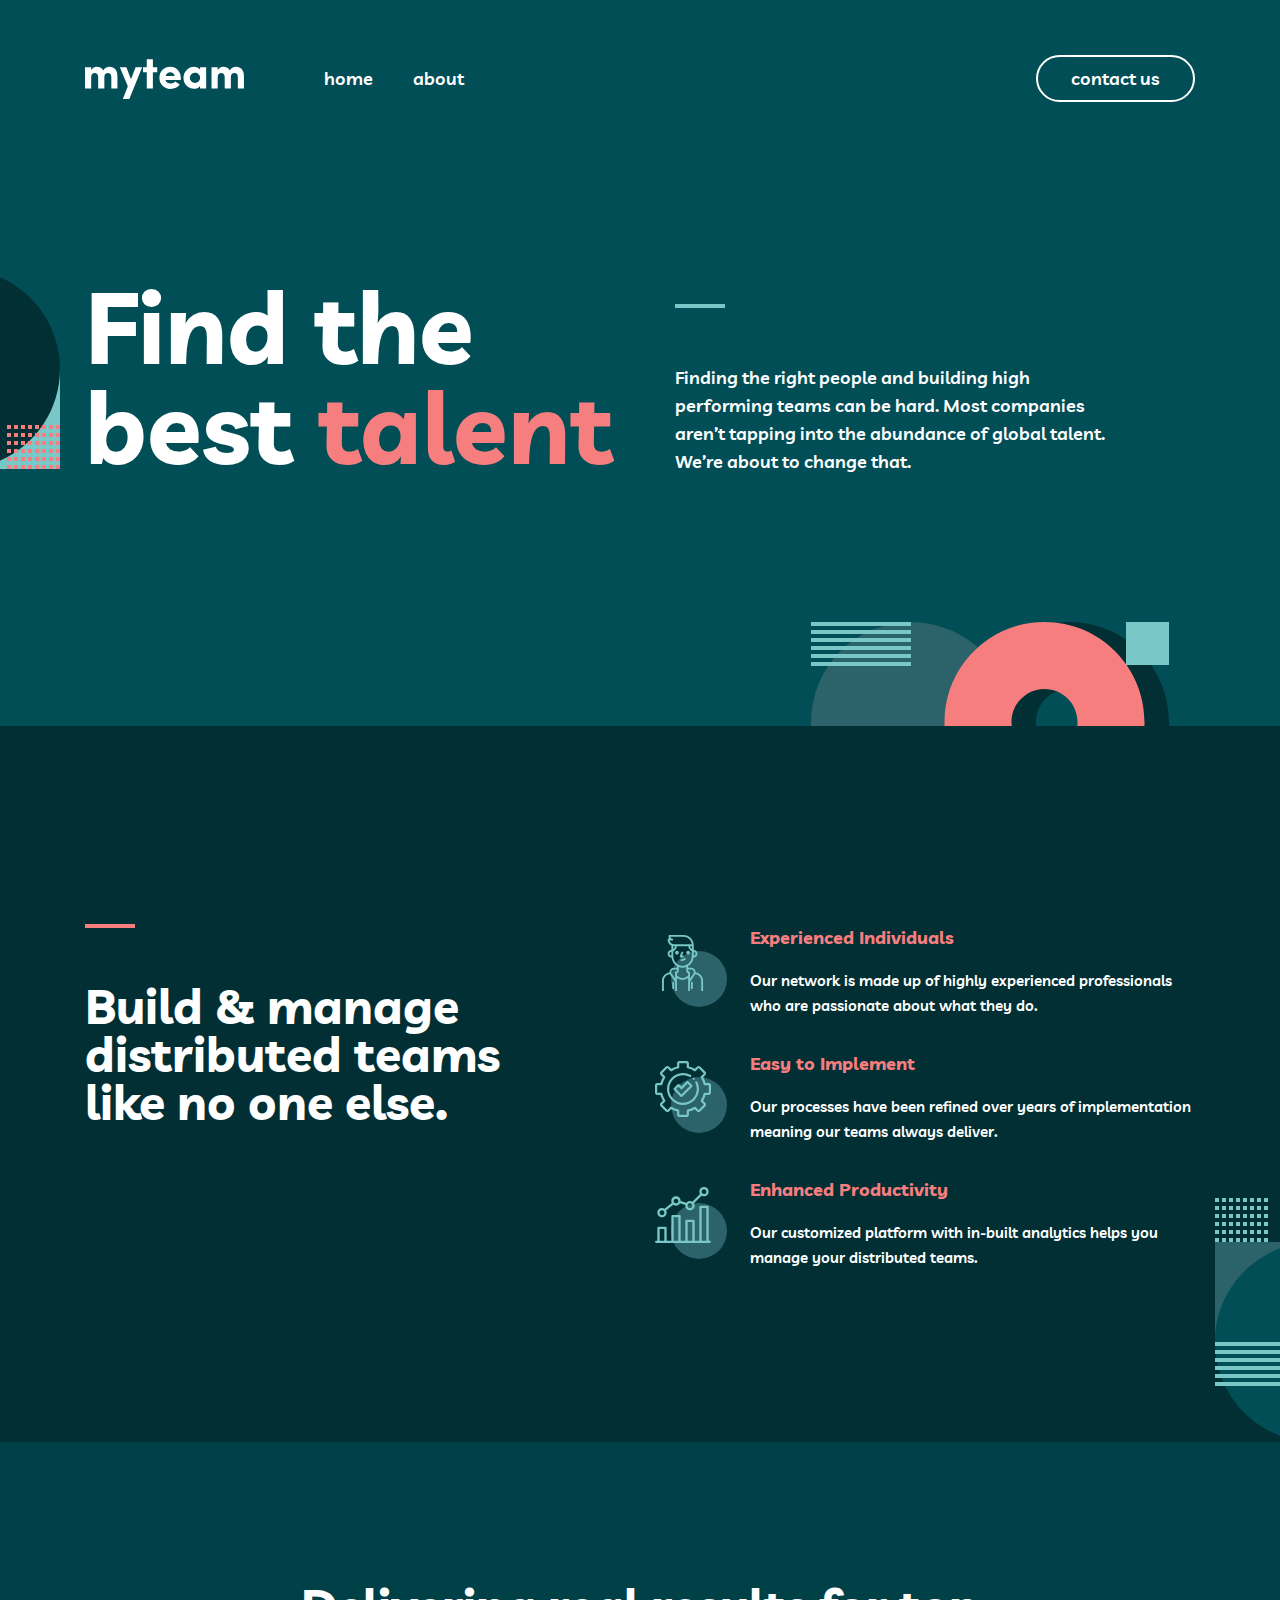
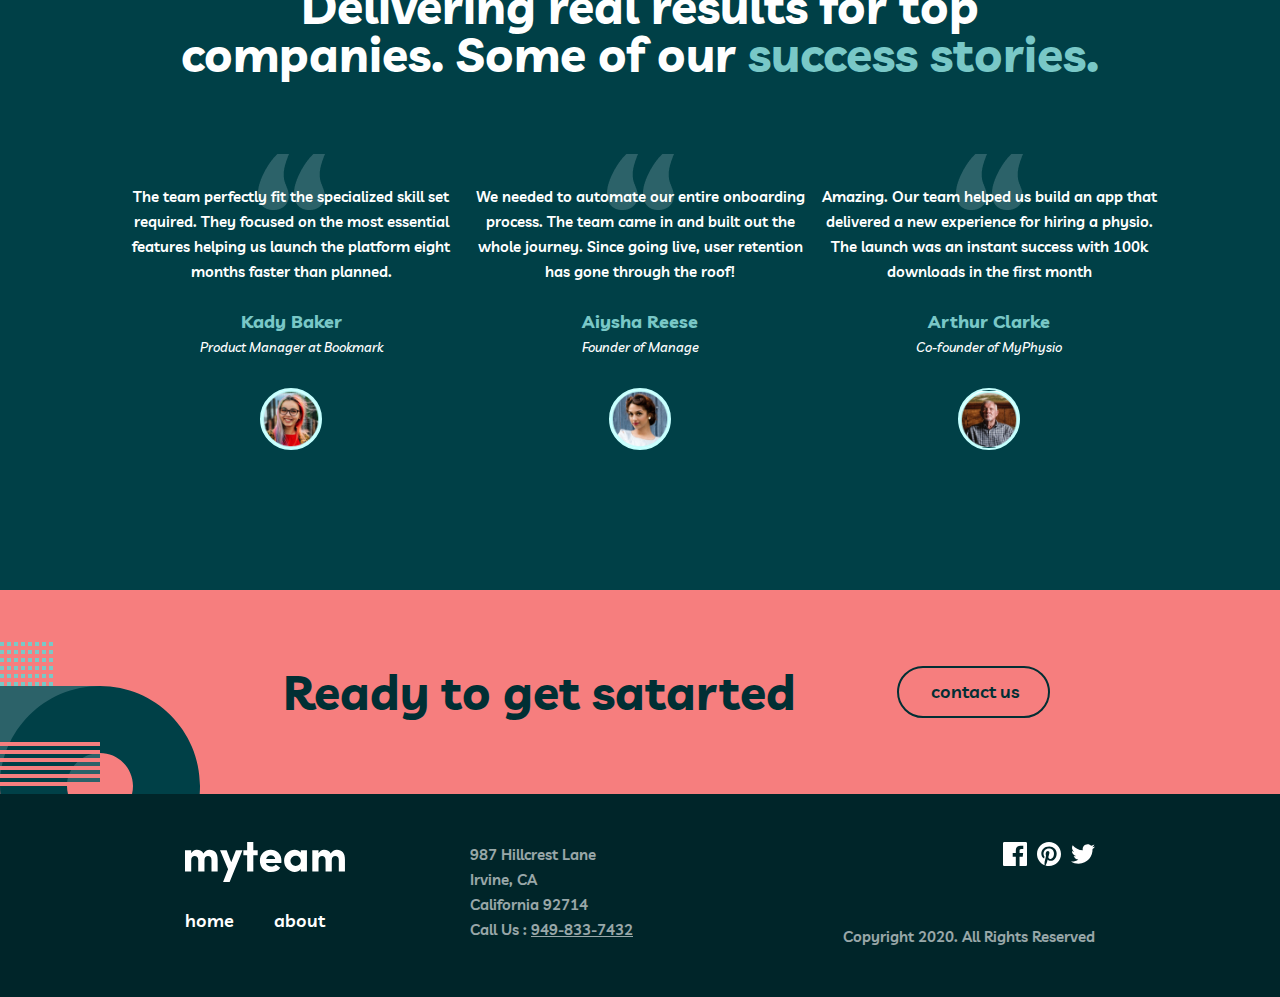
<file: index.html>
<!DOCTYPE html>
<html lang="en">
<head>
  <meta charset="UTF-8">
  <meta name="viewport" content="width=device-width, initial-scale=1.0">
  <title>myteam</title>
  <link rel="stylesheet" href="css/styles.css">
  <link href="https://fonts.googleapis.com/css2?family=Livvic:ital,wght@0,400;0,500;0,600;0,700;1,600&display=swap" rel="stylesheet">
</head>
<body>
  <header class="site-header">
    <div class="container site-header__container">
      <a class="site-header__logo" href="#">
        <img class="site-header__logo-img" src="img/myteam.svg" alt="site logo" width="159" height="40">
      </a>
      <nav class="site-header__nav sitenav">
        <ul class="site-header-nav__list sitenav__list">
          <li class="sitenav__item">
            <a class="sitenav__link" href="#">home</a>
          </li>
          <li class="sitenav__item">
            <a class="sitenav__link" href="about.html">about</a>
          </li>
          <li class="sitenav__item--contact">
            <a class="sitenav__link--contact" href="contact.html">contact us</a>
          </li>
        </ul>

      </nav>
      <button class="button" type="button"></button>
    </div>
  </header>

  <main class="site-main">

    <section class="intro">
      <div class="container intro__container">
        <h1 class="intro__title">Find the best <span class="intro__span">talent</span></h1>
        <p class="intro__text">Finding the right people and building high performing teams can be hard. Most companies aren’t tapping into the abundance of global talent. We’re about to change that.</p>
      </div>
    </section>

    <section class="team">
      <div class="container team__container">
        <h2 class="team__title">Build & manage distributed teams like no one else.</h2>
        <div class="team__right-wrapper">
          <ul class="team__list">
            <li class="team__item">
              <div class="team__inner team__inner--individuals">
                <div>
                  <h3 class="team__inner-title">Experienced Individuals</h3>
                  <p class="team__text">Our network is made up of highly experienced professionals who are passionate about what they do.</p>
                </div>
              </div>
            </li>

            <li class="team__item">
              <div class="team__inner team__inner--easy">
                <div>
                  <h3 class="team__inner-title">Easy to Implement</h3>
                  <p class="team__text">Our processes have been refined over years of implementation meaning our teams always deliver.</p>
                </div>
              </div>
            </li>

            <li class="team__item">
              <div class="team__inner team__inner--product">
                <div>
                  <h3 class="team__inner-title">Enhanced Productivity</h3>
                  <p class="team__text">Our customized platform with in-built analytics helps you manage your distributed teams.</p>
                </div>
              </div>
            </li>
          </ul>
        </div>
      </div>
    </section>

    <section class="results">
      <div class="container">
        <div class="results__container">
          <h2 class="results__title">
            Delivering real results for top companies. Some of our
            <span class="results__span">success stories.</span>
          </h2>
          <ul class="results__list">
            <li class="results__item results__item-girl">
              <blockquote class="results__item-quote">The team perfectly fit the specialized skill set required. They focused on the most essential features helping us launch the platform eight months faster than planned.</blockquote>
              <p class="results__name">Kady Baker</p>
              <p class="results__text">Product Manager at Bookmark</p>
            </li>

            <li class="results__item results__item-woman">
              <blockquote class="results__item-quote">We needed to automate our entire onboarding process. The team came in and built out the whole journey. Since going live, user retention has gone through the roof!</blockquote>
              <p class="results__name">Aiysha Reese</p>
              <p class="results__text">Founder of Manage</p>
            </li>

            <li class="results__item results__item-man">
              <blockquote class="results__item-quote">Amazing. Our team helped us build an app that delivered a new experience for hiring a physio. The launch was an instant success with 100k downloads in the first month</blockquote>
              <p class="results__name">Arthur Clarke</p>
              <p class="results__text">Co-founder of MyPhysio</p>
            </li>
          </ul>
        </div>
      </div>
    </section>

    <section class="start">
      <div class="container start__container">
        <h2 class="start__title">Ready to get satarted</h2>
        <a class="start__link" href="contact.html">contact us</a>
      </div>
    </section>

  </main>

  <footer class="footer">
    <div class="container footer__container">
      <div class="footer__links">
        <a class="footer__logo" href="#">
          <img class="footer__logo-img" src="img/myteam.svg" alt="logo" width="160" height="40">
        </a>
        <div class="footer__inner">
          <a class="footer__nav" href="#">home</a>
          <a class="footer__nav--about" href="about.html">about</a>
        </div>
      </div>
      <p class="footer__address">987  Hillcrest Lane <br> Irvine, CA <br> California 92714 <br> Call Us : <a class="footer__tel" href="tel:9498337432">949-833-7432</a></p>
      <div class="footer__social-media">
        <ul class="footer__list">
          <li class="footer__item">
            <a class="footer__link" href="#" target="_blank">
              <img src="img/facebook.svg" alt="facebook" width="24" height="24">
            </a>
          </li>

          <li class="footer__item">
            <a class="footer__link" href="#" target="_blank">
              <img src="img/pinterest.svg" alt="pinterest" width="24" height="24">
            </a>
          </li>

          <li class="footer__item">
            <a class="footer__link" href="#" target="_blank">
              <img src="img/twitter.svg" alt="twitter" width="24" height="24">
            </a>
          </li>
        </ul>
        <p class="footer__text">Copyright 2020. All Rights Reserved</p>
      </div>
    </div>
  </footer>

  <script>
    var elMenuToggler = document.querySelector('.button')
    var elMenu = document.querySelector('.site-header__nav')

    elMenuToggler.addEventListener('click', function ()
    {
      elMenu.classList.toggle('site-header-nav-open')
    });
  </script>
</body>
</html>
</file>
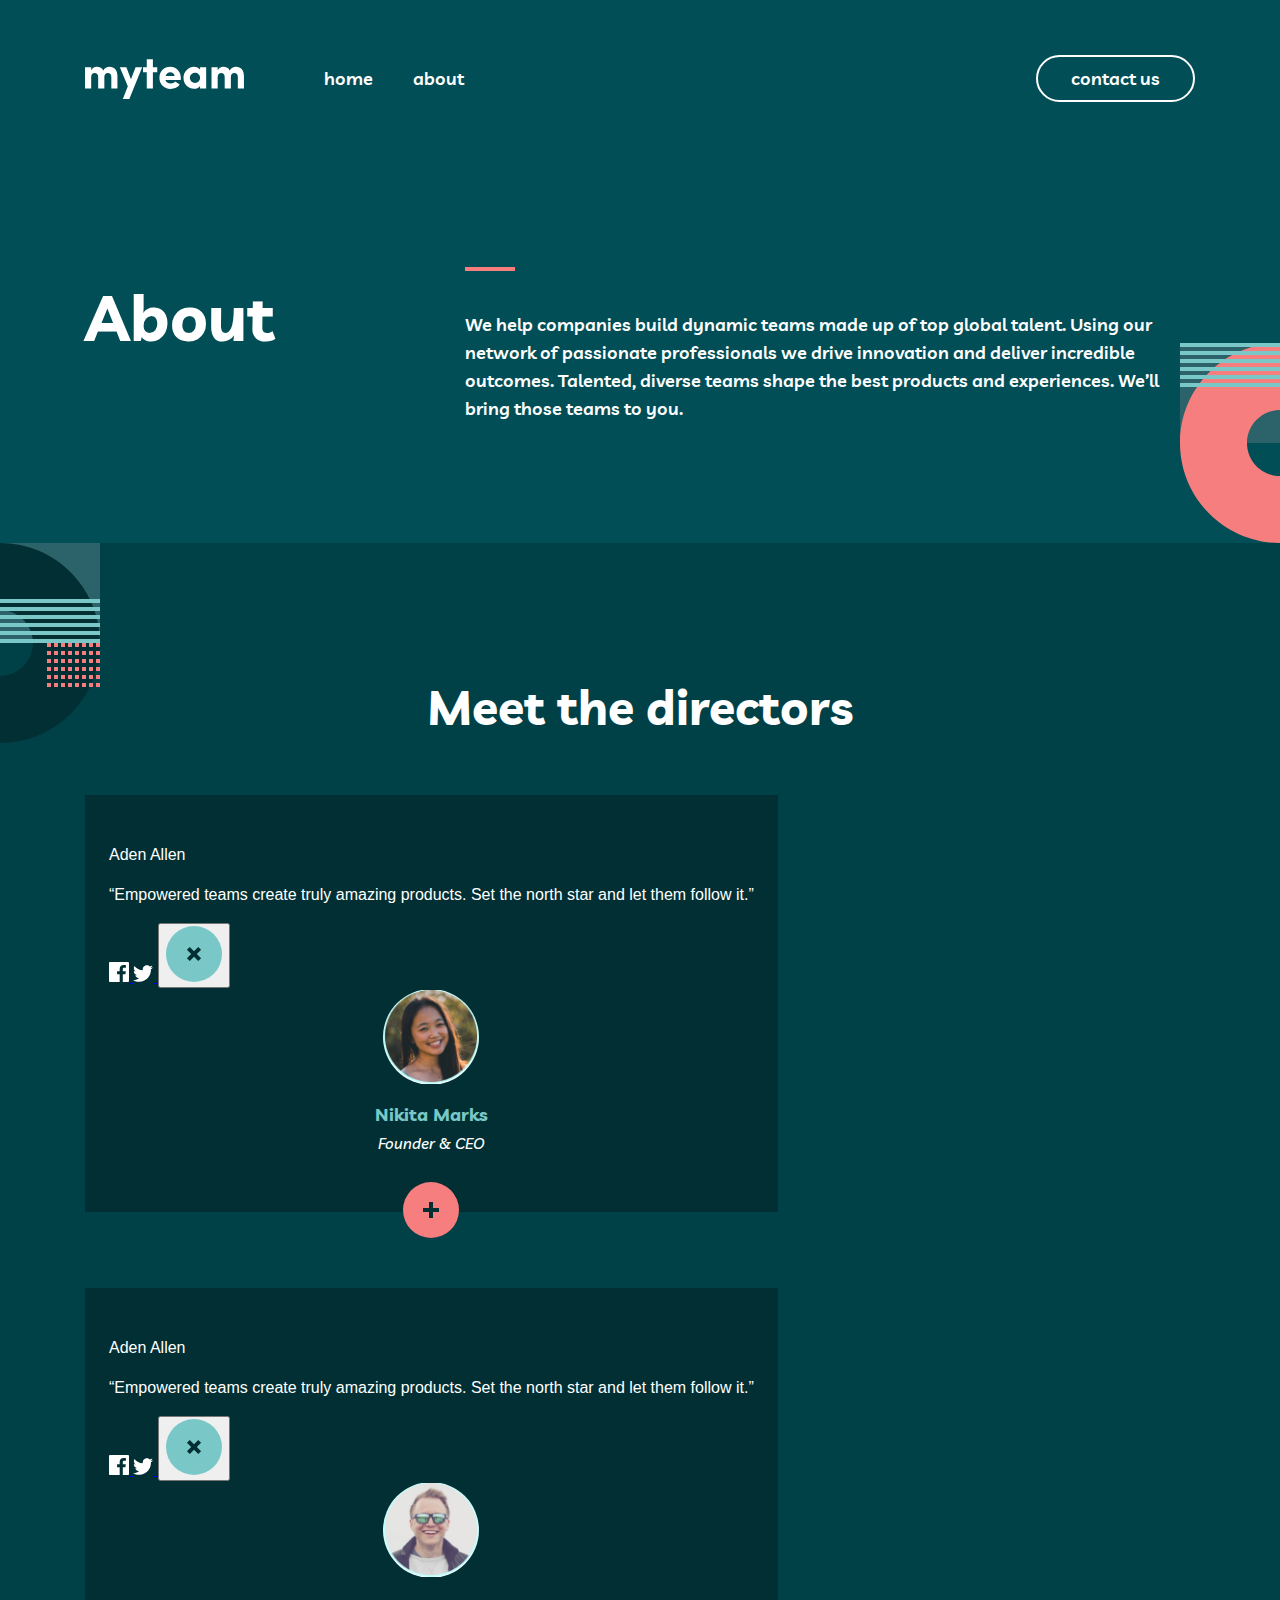
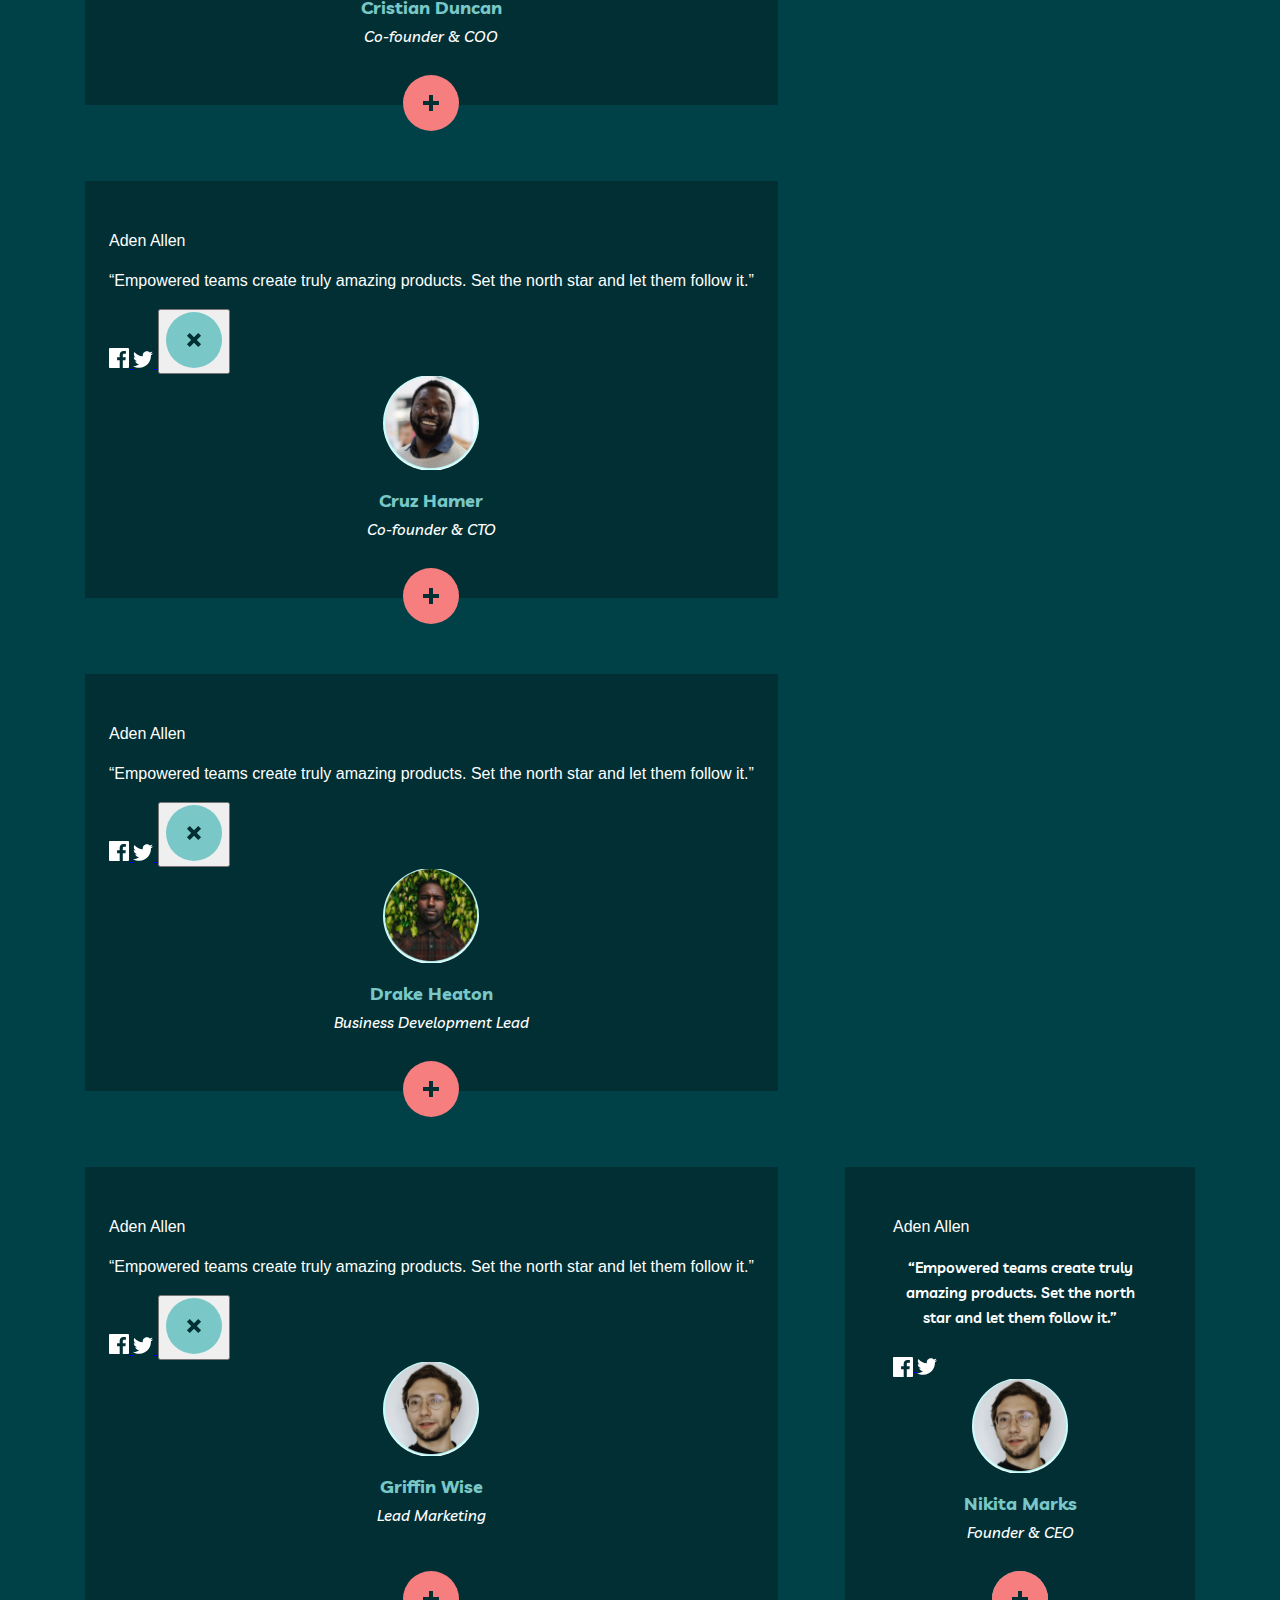
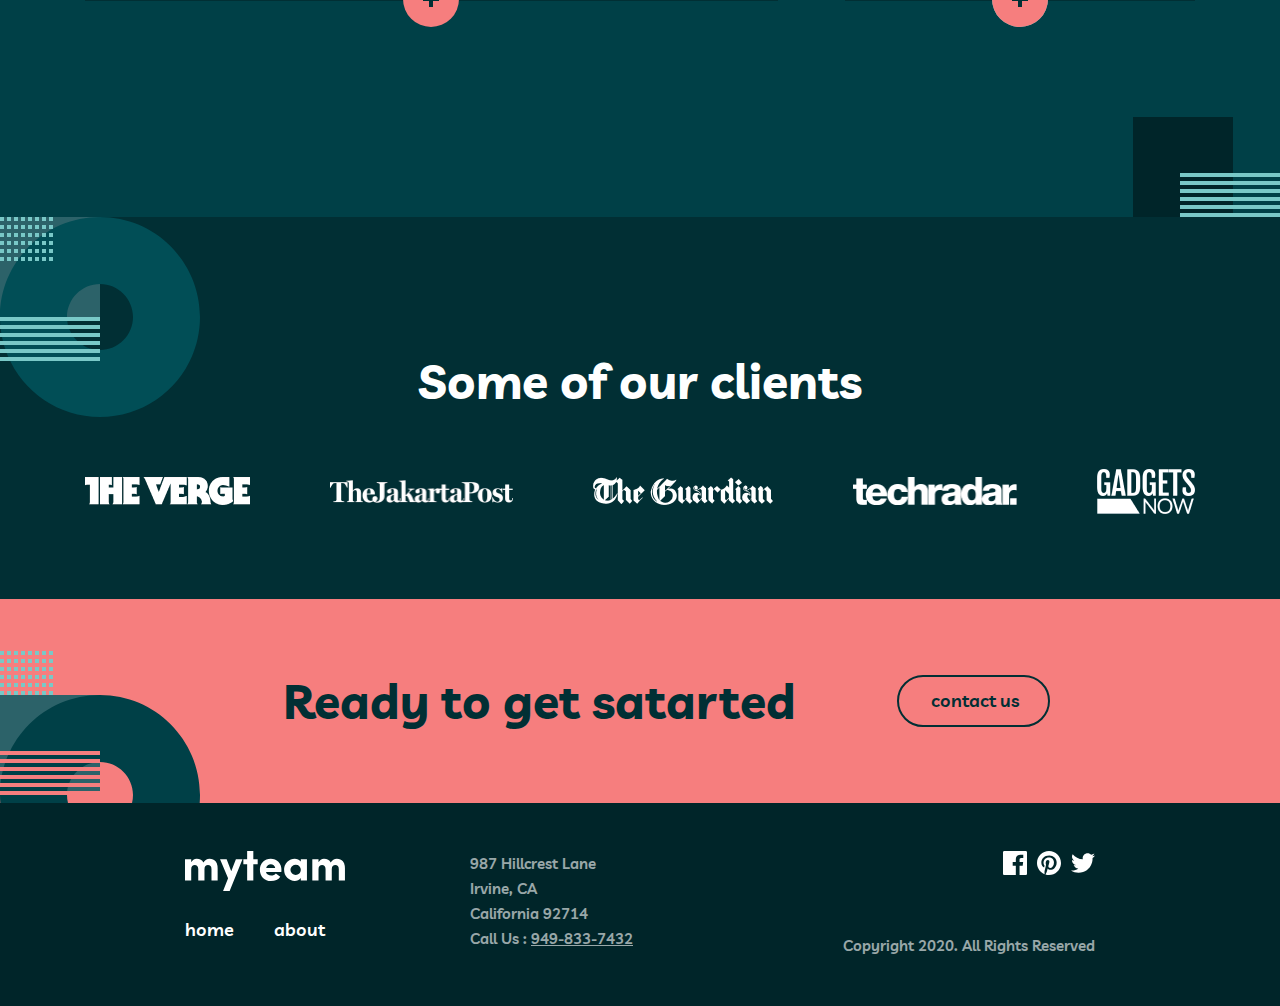
<file: about.html>
<!DOCTYPE html>
<html lang="en">
<head>
  <meta charset="UTF-8">
  <meta name="viewport" content="width=device-width, initial-scale=1.0">
  <link rel="stylesheet" href="css/styles.css">
  <link href="https://fonts.googleapis.com/css2?family=Livvic:ital,wght@0,400;0,500;0,600;0,700;1,600&display=swap" rel="stylesheet">
  <title>About us</title>
</head>
<body>
  <header class="site-header">
    <div class="container site-header__container">
      <a class="site-header__logo" href="#">
        <img class="site-header__logo-img" src="img/myteam.svg" alt="site logo" width="159" height="40">
      </a>
      <nav class="site-header__nav sitenav">
        <ul class="site-header-nav__list sitenav__list">
          <li class="sitenav__item">
            <a class="sitenav__link" href="index.html">home</a>
          </li>
          <li class="sitenav__item">
            <a class="sitenav__link" href="#">about</a>
          </li>
          <li class="sitenav__item--contact">
            <a class="sitenav__link--contact" href="contact.html">contact us</a>
          </li>
        </ul>

      </nav>
      <button class="button" type="button"></button>
    </div>
  </header>

  <main>
    <section class="about">
      <div class="container about__container">
        <h1 class="about__title">About</h1>
        <p class="about__text">We help companies build dynamic teams made up of top global talent. Using our network of passionate professionals we drive innovation and deliver incredible outcomes. Talented, diverse teams shape the best products and experiences. We’ll bring those teams to you.</p>
      </div>
    </section>

    <section class="directors">
      <div class="container">
        <h2 class="directors__title">Meet the directors</h2>
        <ul class="directors__list">
          <li class="directors__item">

            <div class="directors__about">
              <p class="directors__about-name">Aden Allen</p>
              <p class="directors__info">“Empowered teams create truly amazing products. Set the north star and let them follow it.”</p>
              <div class="directors__media">
                <a href="#" target="_blank">
                  <img class="directors__faceboook" src="img/facebook.svg" alt="facebook" width="20" height="20">
                  <img class="directors__twitter" src="img/twitter.svg" alt="facebook" width="20" height="20">
                </a>
                <button class="directors__minus">
                  <img src="img/minus.svg" alt="minus" width="56" height="56">
                </button>
              </div>
            </div>

            <div class="directors__inner directors__avatar0">
              <p class="directors__name">Nikita Marks</p>
              <p class="directors__profession">Founder & CEO</p>
              <button class="directors__button" type="button">
                <img class="directors__plus" src="img/plus.svg" alt="" width="56" height="56">
              </button>
            </div>
          </li>

          <li class="directors__item">

            <div class="directors__about">
              <p class="directors__about-name">Aden Allen</p>
              <p class="directors__info">“Empowered teams create truly amazing products. Set the north star and let them follow it.”</p>
              <div class="directors__media">
                <a href="#" target="_blank">
                  <img class="directors__faceboook" src="img/facebook.svg" alt="facebook" width="20" height="20">
                  <img class="directors__twitter" src="img/twitter.svg" alt="facebook" width="20" height="20">
                </a>
                <button class="directors__minus">
                  <img src="img/minus.svg" alt="minus" width="56" height="56">
                </button>
              </div>
            </div>

            <div class="directors__inner directors__avatar1">
              <p class="directors__name">Cristian Duncan</p>
              <p class="directors__profession">Co-founder & COO</p>
              <button class="directors__button" type="button">
                <img class="directors__plus" src="img/plus.svg" alt="" width="56" height="56">
              </button>
            </div>
          </li>

          <li class="directors__item">
            <div class="directors__about">
              <p class="directors__about-name">Aden Allen</p>
              <p class="directors__info">“Empowered teams create truly amazing products. Set the north star and let them follow it.”</p>
              <div class="directors__media">
                <a href="#" target="_blank">
                  <img class="directors__faceboook" src="img/facebook.svg" alt="facebook" width="20" height="20">
                  <img class="directors__twitter" src="img/twitter.svg" alt="facebook" width="20" height="20">
                </a>
                <button class="directors__minus">
                  <img src="img/minus.svg" alt="minus" width="56" height="56">
                </button>
              </div>
            </div>

            <div class="directors__inner directors__avatar2">
              <p class="directors__name">Cruz Hamer</p>
              <p class="directors__profession">Co-founder & CTO</p>
              <button class="directors__button" type="button">
                <svg width="56" height="56" viewBox="0 0 56 56" fill="none" xmlns="http://www.w3.org/2000/svg">
                  <circle cx="28" cy="28" r="28" fill="#F67E7E"/>
                  <path fill-rule="evenodd" clip-rule="evenodd" d="M30 20H26V26H20V30H26V36H30V30H36V26H30V20Z" fill="#012F34"/>
                  </svg>
              </button>
            </div>
          </li>

          <li class="directors__item">

            <div class="directors__about">
              <p class="directors__about-name">Aden Allen</p>
              <p class="directors__info">“Empowered teams create truly amazing products. Set the north star and let them follow it.”</p>
              <div class="directors__media">
                <a href="#" target="_blank">
                  <img class="directors__faceboook" src="img/facebook.svg" alt="facebook" width="20" height="20">
                  <img class="directors__twitter" src="img/twitter.svg" alt="facebook" width="20" height="20">
                </a>
                <button class="directors__minus">
                  <img src="img/minus.svg" alt="minus" width="56" height="56">
                </button>
              </div>
            </div>

            <div class="directors__inner directors__avatar3">
              <p class="directors__name">Drake Heaton</p>
              <p class="directors__profession">Business Development Lead</p>
              <button class="directors__button" type="button">
                <img class="directors__plus" src="img/plus.svg" alt="" width="56" height="56">
              </button>
            </div>
          </li>

          <li class="directors__item">

            <div class="directors__about">
              <p class="directors__about-name">Aden Allen</p>
              <p class="directors__info">“Empowered teams create truly amazing products. Set the north star and let them follow it.”</p>
              <div class="directors__media">
                <a href="#" target="_blank">
                  <img class="directors__faceboook" src="img/facebook.svg" alt="facebook" width="20" height="20">
                  <img class="directors__twitter" src="img/twitter.svg" alt="facebook" width="20" height="20">
                </a>
                <button class="directors__minus">
                  <img src="img/minus.svg" alt="minus" width="56" height="56">
                </button>
              </div>
            </div>

            <div class="directors__inner directors__avatar4">
              <p class="directors__name">Griffin Wise</p>
              <p class="directors__profession">Lead Marketing</p>
              <button class="directors__button" type="button">
                <img class="directors__plus" src="img/plus.svg" alt="" width="56" height="56">
              </button>
            </div>
          </li>

          <li class="directors__item--open">

            <div class="directors__about">
              <p class="directors__about-name">Aden Allen</p>
              <p class="directors__info">“Empowered teams create truly amazing products. Set the north star and let them follow it.”</p>
              <div class="directors__media">
                <a href="#" target="_blank">
                  <img class="directors__faceboook" src="img/facebook.svg" alt="facebook" width="20" height="20">
                  <img class="directors__twitter" src="img/twitter.svg" alt="facebook" width="20" height="20">
                </a>
                <button class="directors__minus">
                  <img src="img/minus.svg" alt="minus" width="56" height="56">
                </button>
              </div>
            </div>

            <div class="directors__inner directors__avatar5">
              <p class="directors__name">Nikita Marks</p>
              <p class="directors__profession">Founder & CEO</p>
              <button class="directors__button" type="button">
                <img class="directors__plus" src="img/plus.svg" alt="" width="56" height="56">
              </button>
            </div>
          </li>
        </ul>
      </div>
    </section>

    <section class="clients">
      <div class="container">
        <h2 class="clients__title">Some of our clients</h2>
        <ul class="clients__list">
          <li class="clients__item">
            <a class="clients__link" href="#">
              <img class="clients__img" src="img/verge.png" alt="verge" width="165" height="28">
            </a>
          </li>

          <li class="clients__item">
            <a class="clients__link" href="#">
              <img class="clients__img" src="img/jakarta.png" alt="verge" width="184" height="23">
            </a>
          </li>

          <li class="clients__item">
            <a class="clients__link" href="#">
              <img class="clients__img" src="img/guardian.png" alt="verge" width="180" height="28">
            </a>
          </li>

          <li class="clients__item">
            <a class="clients__link" href="#">
              <img class="clients__img" src="img/techrada.png" alt="verge" width="165" height="28">
            </a>
          </li>

          <li class="clients__item">
            <a class="clients__link" href="#">
              <img class="clients__img" src="img/gadgets-now.png" alt="verge" width="98" height="45">
            </a>
          </li>
        </ul>
      </div>
    </section>

    <section class="start">
      <div class="container start__container">
        <h2 class="start__title">Ready to get satarted</h2>
        <a class="start__link" href="contact.html">contact us</a>
      </div>
    </section>
  </main>

  <footer class="footer">
    <div class="container footer__container">
      <div class="footer__links">
        <a class="footer__logo" href="#">
          <img class="footer__logo-img" src="img/myteam.svg" alt="logo" width="160" height="40">
        </a>
        <div class="footer__inner">
          <a class="footer__nav" href="#">home</a>
          <a class="footer__nav--about" href="about.html">about</a>
        </div>
      </div>
      <p class="footer__address">987  Hillcrest Lane <br> Irvine, CA <br> California 92714 <br> Call Us : <a class="footer__tel" href="tel:9498337432">949-833-7432</a></p>
      <div class="footer__social-media">
        <ul class="footer__list">
          <li class="footer__item">
            <a class="footer__link" href="#" target="_blank">
              <img src="img/facebook.svg" alt="facebook" width="24" height="24">
            </a>
          </li>

          <li class="footer__item">
            <a class="footer__link" href="#" target="_blank">
              <img src="img/pinterest.svg" alt="pinterest" width="24" height="24">
            </a>
          </li>

          <li class="footer__item">
            <a class="footer__link" href="#" target="_blank">
              <img src="img/twitter.svg" alt="twitter" width="24" height="24">
            </a>
          </li>
        </ul>
        <p class="footer__text">Copyright 2020. All Rights Reserved</p>
      </div>
    </div>
  </footer>

  <script>
    var elMenuToggler = document.querySelector('.button')
    var elMenu = document.querySelector('.site-header__nav')

    elMenuToggler.addEventListener('click', function ()
    {
      elMenu.classList.toggle('site-header-nav-open')
    });
  </script>
</body>
</html>
</file>
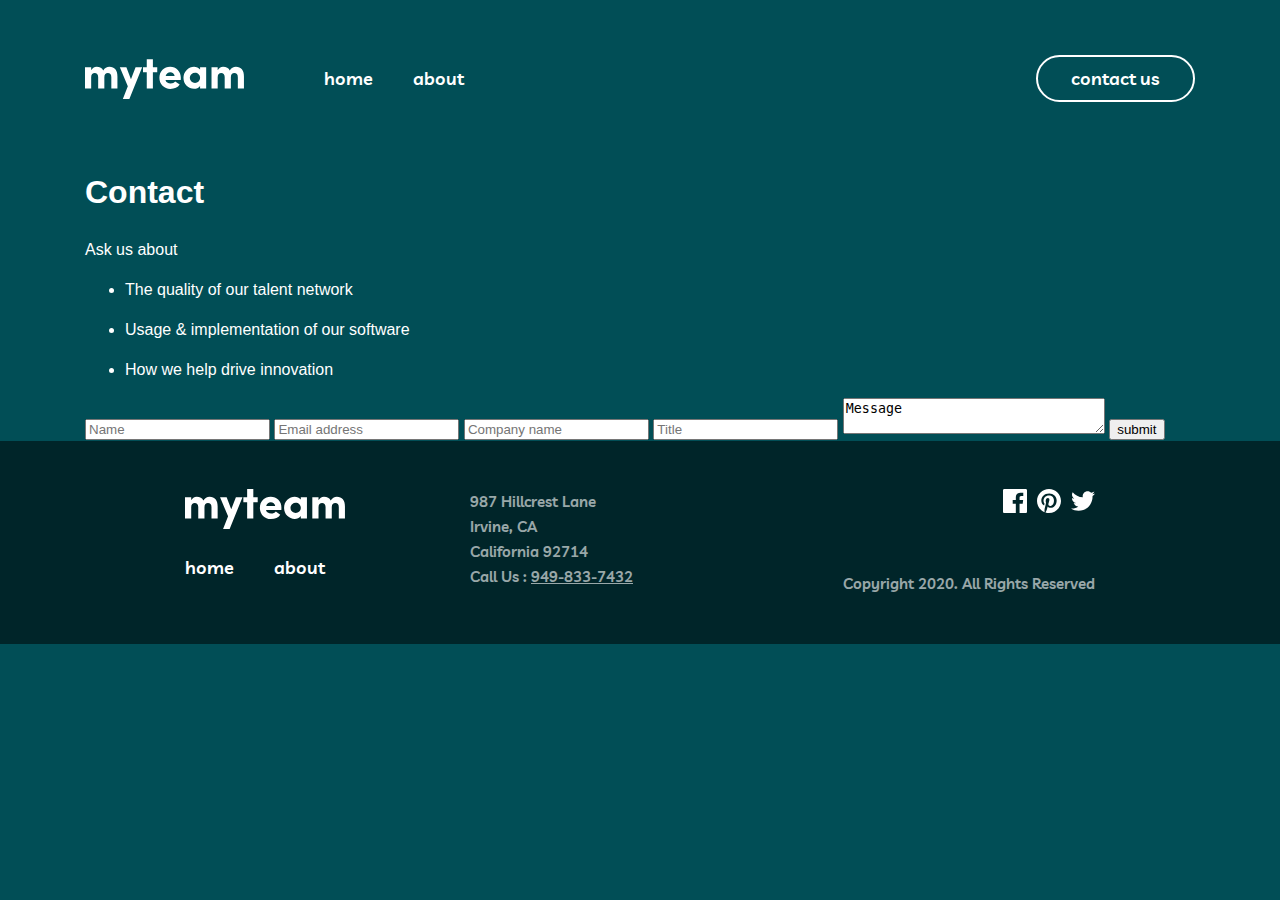
<file: contact.html>
<!DOCTYPE html>
<html lang="en">
<head>
  <meta charset="UTF-8">
  <meta name="viewport" content="width=device-width, initial-scale=1.0">
  <title>Contact us</title>
  <link rel="stylesheet" href="css/styles.css">
  <link href="https://fonts.googleapis.com/css2?family=Livvic:ital,wght@0,400;0,500;0,600;0,700;1,600&display=swap" rel="stylesheet">
</head>
<body>
  <header class="site-header">
    <div class="container site-header__container">
      <a class="site-header__logo" href="#">
        <img class="site-header__logo-img" src="img/myteam.svg" alt="site logo" width="159" height="40">
      </a>
      <nav class="site-header__nav sitenav">
        <ul class="site-header-nav__list sitenav__list">
          <li class="sitenav__item">
            <a class="sitenav__link" href="index.html">home</a>
          </li>
          <li class="sitenav__item">
            <a class="sitenav__link" href="about.html">about</a>
          </li>
          <li class="sitenav__item--contact">
            <a class="sitenav__link--contact" href="contact.html">contact us</a>
          </li>
        </ul>

      </nav>
      <button class="button" type="button"></button>
    </div>
  </header>

  <main>
    <section class="contact">
      <div class="container contact__container">
        <div class="contact__right-wrapper">
          <h1 class="contact__title">Contact</h1>
          <p class="contact__ask">Ask us about</p>
          <ul class="contact__list">
            <li class="contact__item contact__item--network">
              <p class="contact__text">The quality of our talent network</p>
            </li>

            <li class="contact__item contact__item--software">
              <p class="contact__text">Usage & implementation of our software</p>
            </li>

            <li class="contact__item contact__item--innovation">
              <p class="contact__text">How we help drive innovation</p>
            </li>
          </ul>
        </div>

        <div class="contact__left-wrapper">
          <form class="contact__form" action="https://echo.htmlacademy.ru" method="POST">
            <input class="contact__input" name="name" type="text" placeholder="Name" minlength="1" required>

            <input class="contact__input" name="email" type="email" placeholder="Email address" minlength="5" required>

            <input class="contact__input" name="company-name" type="text" placeholder="Company name" minlength="2" required>

            <input class="contact__input" name="title" type="text" placeholder="Title" minlength="1" required>

            <textarea class="contact__input contact__input--text" name="message"  cols="30" rows="2">Message</textarea>

            <button class="contact__button" type="submit">submit</button>
          </form>
        </div>
      </div>
    </section>
  </main>

  <footer class="footer">
    <div class="container footer__container">
      <div class="footer__links">
        <a class="footer__logo" href="#">
          <img class="footer__logo-img" src="img/myteam.svg" alt="logo" width="160" height="40">
        </a>
        <div class="footer__inner">
          <a class="footer__nav" href="#">home</a>
          <a class="footer__nav--about" href="about.html">about</a>
        </div>
      </div>
      <p class="footer__address">987  Hillcrest Lane <br> Irvine, CA <br> California 92714 <br> Call Us : <a class="footer__tel" href="tel:9498337432">949-833-7432</a></p>
      <div class="footer__social-media">
        <ul class="footer__list">
          <li class="footer__item">
            <a class="footer__link" href="#" target="_blank">
              <img src="img/facebook.svg" alt="facebook" width="24" height="24">
            </a>
          </li>

          <li class="footer__item">
            <a class="footer__link" href="#" target="_blank">
              <img src="img/pinterest.svg" alt="pinterest" width="24" height="24">
            </a>
          </li>

          <li class="footer__item">
            <a class="footer__link" href="#" target="_blank">
              <img src="img/twitter.svg" alt="twitter" width="24" height="24">
            </a>
          </li>
        </ul>
        <p class="footer__text">Copyright 2020. All Rights Reserved</p>
      </div>
    </div>
  </footer>

  <script>
    var elMenuToggler = document.querySelector('.button')
    var elMenu = document.querySelector('.site-header__nav')

    elMenuToggler.addEventListener('click', function ()
    {
      elMenu.classList.toggle('site-header-nav-open')
    });
  </script>
</body>
</html>
</file>
<file: css/styles.css>
@charset "UTF-8";
html {
  -webkit-box-sizing: border-box;
          box-sizing: border-box;
  scroll-behavior: smooth;
  height: 100%;
}

*,
::before,
::after {
  -webkit-box-sizing: inherit;
          box-sizing: inherit;
}

body {
  height: 100%;
  margin: 0;
  padding: 0;
  font-family: "Arial", sans-serif;
  font-size: 16px;
  line-height: 1.5;
  background-color: #014E56;
  color: #ffffff;
  overflow-x: hidden;
}

img {
  max-width: 100%;
  height: auto;
}

.visually-hidden {
  position: absolute;
  width: 1px;
  height: 1px;
  margin: -1px;
  border: 0;
  padding: 0;
  clip: rect(0 0 0 0);
  overflow: hidden;
}

.container {
  max-width: 1150px;
  padding-left: 20px;
  padding-right: 20px;
  margin-left: auto;
  margin-right: auto;
}

.site-header {
  padding: 53px 0 42px 0;
  background-color: #014E56;
}

.site-header__container {
  display: -webkit-box;
  display: -ms-flexbox;
  display: flex;
  -webkit-box-align: center;
      -ms-flex-align: center;
          align-items: center;
}

.site-header__logo {
  text-decoration: none;
  display: inline-block;
  margin-right: 60px;
  min-width: 159px;
  min-height: 40px;
}

.site-header__logo-img {
  display: block;
  width: 159px;
  height: 40px;
}

.site-header-nav {
  width: 100%;
  display: -webkit-box;
  display: -ms-flexbox;
  display: flex;
  -webkit-box-align: center;
      -ms-flex-align: center;
          align-items: center;
}

.site-header-nav-open {
  position: fixed;
  z-index: 50;
  top: 0;
  left: 0;
  background-color: rgba(1, 78, 86, 0.5);
  width: 100%;
  height: 100%;
  display: -webkit-box;
  display: -ms-flexbox;
  display: flex;
  -webkit-box-align: start;
      -ms-flex-align: start;
          align-items: flex-start;
  -webkit-box-orient: horizontal;
  -webkit-box-direction: reverse;
      -ms-flex-direction: row-reverse;
          flex-direction: row-reverse;
}

.site-header-nav-open + .button {
  position: relative;
  display: block;
  z-index: 51;
  min-width: 25px;
  min-height: 23px;
  padding: 2px;
  margin-left: auto;
  border: none;
  background-color: transparent;
  background-image: url("../img/iks.png");
  background-repeat: no-repeat;
  background-position: center;
  background-size: 20px 17px;
  cursor: pointer;
}

.site-header-nav-open .sitenav__list {
  display: -webkit-box;
  display: -ms-flexbox;
  display: flex;
  -webkit-box-orient: vertical;
  -webkit-box-direction: normal;
      -ms-flex-direction: column;
          flex-direction: column;
  -webkit-box-align: start;
      -ms-flex-align: start;
          align-items: flex-start;
  background-color: #2C6269;
  width: 65%;
  height: 100%;
  padding: 112px 0px 0 48px;
}

.site-header-nav-open .sitenav__list > .sitenav__item--contact {
  margin-left: 0;
  margin-top: 36px;
}

@media only screen and (max-width: 768px) {
  .container {
    padding: 10px;
  }
  .site-header__logo {
    margin-right: 28px;
  }
  .site-header__logo-img {
    min-width: 128px;
    min-height: 32px;
  }
}

@media only screen and (max-width: 530px) {
  .site-header__logo-img {
    min-width: 128px;
    min-height: 32px;
  }
}

@media only screen and (min-width: 530px) {
  .site-header-nav-open {
    display: none;
  }
}

.sitenav {
  display: -webkit-box;
  display: -ms-flexbox;
  display: flex;
  -webkit-box-flex: 1;
      -ms-flex-positive: 1;
          flex-grow: 1;
}

.sitenav__list {
  padding: 0;
  margin: 0;
  list-style-type: none;
  display: -webkit-box;
  display: -ms-flexbox;
  display: flex;
  -webkit-box-align: center;
      -ms-flex-align: center;
          align-items: center;
  -webkit-box-flex: 1;
      -ms-flex-positive: 1;
          flex-grow: 1;
}

.sitenav__item--contact {
  margin-left: auto;
}

.sitenav__link {
  display: inline-block;
  font-family: "Livvic";
  font-style: normal;
  font-weight: 600;
  font-size: 18px;
  line-height: 28px;
  color: #FFFFFF;
  padding: 12px 20px;
  text-decoration: none;
  white-space: nowrap;
  -webkit-transition: all 0.3s ease;
  transition: all 0.3s ease;
}

.sitenav__link:hover,
.sitenav__link:active {
  color: #F67E7E;
}

.sitenav__link--contact {
  text-decoration: none;
  padding: 10px 33px;
  font-family: "Livvic";
  font-style: normal;
  font-weight: 600;
  font-size: 18px;
  line-height: 28px;
  color: #FFFFFF;
  border: 2px solid white;
  border-radius: 24px;
  white-space: nowrap;
  -webkit-transition: all 0.3s ease;
  transition: all 0.3s ease;
}

.sitenav__link--contact:hover,
.sitenav__link--contact:active {
  background-color: #fff;
  color: black;
}

@media only screen and (max-width: 768px) {
  .sitenav__link {
    font-weight: 600;
    font-size: 18px;
    line-height: 28px;
  }
  .sitenav__item--contact {
    font-weight: 600;
    font-size: 18px;
    line-height: 28px;
    min-width: 100px;
  }
}

@media only screen and (max-width: 530px) {
  .sitenav__list {
    display: none;
  }
}

@media only screen and (min-width: 530px) {
  .sitenav__list {
    display: -webkit-box;
    display: -ms-flexbox;
    display: flex;
  }
  .sitenav__item--contact {
    min-width: 100px;
  }
}

.button {
  position: relative;
  display: none;
  z-index: 51;
  min-width: 25px;
  min-height: 23px;
  padding: 2px;
  margin-left: auto;
  border: none;
  background-color: transparent;
  background-image: url("../img/hamburger.png");
  background-repeat: no-repeat;
  background-position: center;
  background-size: 20px 17px;
  cursor: pointer;
}

@media only screen and (max-width: 530px) {
  .button {
    display: block;
    z-index: 51;
  }
}

.intro {
  background-color: #014E56;
  padding-top: 129px;
  padding-bottom: 250px;
  background-image: url("../img/didiskleft.svg"), url("../img/diskright.svg");
  background-repeat: no-repeat;
  background-size: 200px 200px, 358px 200px;
  background-position: calc(50% - 680px) 122px, calc(50% + 350px) 475px;
}

.intro__container {
  display: -webkit-box;
  display: -ms-flexbox;
  display: flex;
}

.intro__title {
  width: 530px;
  margin: 0;
  font-family: "Livvic";
  font-style: normal;
  font-weight: bold;
  font-size: 100px;
  line-height: 100px;
  color: #FFFFFF;
}

.intro__span {
  color: #F67E7E;
}

.intro__text {
  position: relative;
  margin-left: 60px;
  max-width: 445px;
  margin-bottom: 0;
  margin-top: auto;
  font-family: "Livvic";
  font-style: normal;
  font-weight: 600;
  font-size: 18px;
  line-height: 28px;
  color: #FFFFFF;
}

.intro__text::before {
  content: "";
  position: absolute;
  width: 50px;
  height: 4px;
  background-color: #79C8C7;
  left: 0;
  bottom: 150%;
  display: block;
}

@media only screen and (max-width: 1075px) {
  .intro {
    padding-top: 112px;
    background-image: url("../img/diskright.svg");
    background-repeat: no-repeat;
    background-size: 358px 200px;
    background-position: center 480px;
  }
  .intro__container {
    display: -webkit-box;
    display: -ms-flexbox;
    display: flex;
    -webkit-box-orient: vertical;
    -webkit-box-direction: normal;
        -ms-flex-direction: column;
            flex-direction: column;
  }
  .intro__title {
    max-width: 360px;
    text-align: center;
    margin-left: auto;
    margin-right: auto;
    margin-bottom: 24px;
    font-size: 64px;
    line-height: 56px;
  }
  .intro__text {
    max-width: 457px;
    font-size: 15px;
    line-height: 28px;
    text-align: center;
    margin-left: auto;
    margin-right: auto;
  }
  .intro__text::before {
    display: none;
  }
}

@media only screen and (max-width: 375px) {
  .intro {
    padding-top: 80px;
    padding-bottom: 197px;
    background-image: url("../img/diskright.svg");
    background-repeat: no-repeat;
    background-size: 358px 200px;
    background-position: center 420px;
  }
  .intro__title {
    max-width: 230px;
    text-align: center;
    margin-left: auto;
    margin-right: auto;
    font-size: 40px;
    line-height: 40px;
  }
}

.team {
  padding-top: 198px;
  padding-bottom: 140px;
  background-color: #012F34;
  background-image: url("../img/disk.svg");
  background-repeat: no-repeat;
  background-size: 200px 244px;
  background-position: calc(50% + 675px) bottom;
}

.team__container {
  display: -webkit-box;
  display: -ms-flexbox;
  display: flex;
}

.team__title {
  max-width: 445px;
  margin: 0;
  font-family: "Livvic";
  font-style: normal;
  font-weight: bold;
  font-size: 48px;
  line-height: 48px;
  color: #FFFFFF;
}

.team__title::before {
  content: "";
  width: 50px;
  height: 4px;
  background-color: #F67E7E;
  display: block;
  left: 0;
  margin-bottom: 54px;
}

.team__right-wrapper {
  margin-left: auto;
}

.team__list {
  max-width: 540px;
  margin: 0;
  padding: 0;
  list-style-type: none;
}

.team__item {
  margin-bottom: 32px;
  display: -webkit-box;
  display: -ms-flexbox;
  display: flex;
  -webkit-box-align: center;
      -ms-flex-align: center;
          align-items: center;
}

.team__inner {
  display: -webkit-box;
  display: -ms-flexbox;
  display: flex;
  -webkit-box-align: center;
      -ms-flex-align: center;
          align-items: center;
}

.team__inner--individuals::before {
  content: "";
  min-width: 72px;
  min-height: 72px;
  background-image: url("../img/individual.svg");
  background-repeat: no-repeat;
  background-size: contain;
  background-position: left center;
  margin-right: 23px;
}

.team__inner--easy::before {
  content: "";
  min-width: 72px;
  min-height: 72px;
  background-image: url("../img/easy.svg");
  background-repeat: no-repeat;
  background-size: contain;
  background-position: left center;
  margin-right: 23px;
}

.team__inner--product::before {
  content: "";
  min-width: 72px;
  min-height: 72px;
  background-image: url("../img/product.svg");
  background-repeat: no-repeat;
  background-size: contain;
  background-position: left center;
  margin-right: 23px;
}

.team__inner-title {
  margin: 0;
  margin-bottom: 16px;
  font-family: "Livvic";
  font-style: normal;
  font-weight: bold;
  font-size: 18px;
  line-height: 28px;
  color: #F67E7E;
}

.team__text {
  margin: 0;
  font-family: "Livvic";
  font-style: normal;
  font-weight: 600;
  font-size: 15px;
  line-height: 25px;
  color: #FFFFFF;
}

@media only screen and (max-width: 850px) {
  .team {
    padding: 100px 98px;
    background-image: url("../img/disk.svg");
    background-repeat: no-repeat;
    background-size: 200px 244px;
    background-position: calc(50% + 420px) top;
  }
  .team__container {
    display: -webkit-box;
    display: -ms-flexbox;
    display: flex;
    -webkit-box-orient: vertical;
    -webkit-box-direction: normal;
        -ms-flex-direction: column;
            flex-direction: column;
  }
  .team__title {
    max-width: 445px;
    font-size: 32px;
    line-height: 32px;
    margin-bottom: 64px;
  }
  .team__right-wrapper {
    max-width: 573px;
    -webkit-box-flex: 1;
        -ms-flex-positive: 1;
            flex-grow: 1;
    margin-right: auto;
  }
  .team__list {
    margin-right: auto;
    -webkit-box-flex: 1;
        -ms-flex-positive: 1;
            flex-grow: 1;
  }
}

@media only screen and (max-width: 565px) {
  .team {
    padding: 64px 24px;
  }
  .team__item {
    max-width: 327px;
  }
  .team__inner {
    display: -webkit-box;
    display: -ms-flexbox;
    display: flex;
    -webkit-box-orient: vertical;
    -webkit-box-direction: normal;
        -ms-flex-direction: column;
            flex-direction: column;
  }
  .team__inner-title {
    text-align: center;
  }
  .team__text {
    text-align: center;
  }
}

@media only screen and (max-width: 375px) {
  .team {
    background-image: url("../img/disk.svg");
    background-repeat: no-repeat;
    background-size: 200px 244px;
    background-position: calc(50% + 180px) top;
  }
  .team__title {
    max-width: 230px;
  }
}

.results {
  padding-top: 140px;
  padding-bottom: 140px;
  background-color: #004047;
}

.results__container {
  display: -webkit-box;
  display: -ms-flexbox;
  display: flex;
  -webkit-box-orient: vertical;
  -webkit-box-direction: normal;
      -ms-flex-direction: column;
          flex-direction: column;
  -webkit-box-align: center;
      -ms-flex-align: center;
          align-items: center;
}

.results__title {
  max-width: 932px;
  font-family: "Livvic";
  font-style: normal;
  font-weight: bold;
  font-size: 48px;
  line-height: 48px;
  text-align: center;
  color: #FFFFFF;
  margin: 0;
}

.results__span {
  color: #79C8C7;
}

.results__list {
  padding: 0;
  margin: 0;
  list-style-type: none;
  display: -webkit-box;
  display: -ms-flexbox;
  display: flex;
  -webkit-box-align: start;
      -ms-flex-align: start;
          align-items: flex-start;
  -webkit-box-pack: justify;
      -ms-flex-pack: justify;
          justify-content: space-between;
  margin-top: 36px;
}

.results__item {
  max-width: 349px;
  padding-top: 70px;
  display: -webkit-box;
  display: -ms-flexbox;
  display: flex;
  -webkit-box-orient: vertical;
  -webkit-box-direction: normal;
      -ms-flex-direction: column;
          flex-direction: column;
  -webkit-box-align: center;
      -ms-flex-align: center;
          align-items: center;
}

.results__item {
  background-image: url("../img/“.png");
  background-repeat: no-repeat;
  background-size: 67px 56px;
  background-position: center calc(50% - 100px);
}

.results__item-girl::after {
  content: "";
  width: 62px;
  height: 62px;
  background-image: url("../img/girl-avatar.jpg");
  background-repeat: no-repeat;
  background-size: contain;
  background-position: center;
  border-radius: 50%;
  border: 2px solid #C4FFFE;
}

.results__item-woman::after {
  content: "";
  width: 62px;
  height: 62px;
  background-image: url("../img/woman-avatar.jpg");
  background-repeat: no-repeat;
  background-size: contain;
  background-position: center;
  border-radius: 50%;
  border: 2px solid #C4FFFE;
}

.results__item-man::after {
  content: "";
  width: 62px;
  height: 62px;
  background-image: url("../img/man-avatar.jpg");
  background-repeat: no-repeat;
  background-size: contain;
  background-position: center;
  border-radius: 50%;
  border: 2px solid #C4FFFE;
}

.results__item-quote {
  font-family: "Livvic";
  font-style: normal;
  font-weight: 600;
  font-size: 15px;
  line-height: 25px;
  text-align: center;
  color: #FFFFFF;
  margin: 0;
  margin-bottom: 24px;
}

.results__name {
  font-family: "Livvic";
  font-style: normal;
  font-weight: bold;
  font-size: 18px;
  line-height: 28px;
  text-align: center;
  color: #79C8C7;
  margin: 0;
  margin-bottom: 2px;
  margin-top: auto;
}

.results__text {
  font-family: "Livvic";
  font-style: italic;
  font-weight: 500;
  font-size: 13px;
  line-height: 18px;
  text-align: center;
  color: #FFFFFF;
  margin: 0;
  margin-bottom: 32px;
}

@media only screen and (max-width: 768px) {
  .results__title {
    max-width: 465px;
    font-family: "Livvic";
    font-style: normal;
    font-weight: bold;
    font-size: 32px;
    line-height: 32px;
    text-align: center;
    color: #FFFFFF;
  }
  .results__list {
    max-width: 573px;
    display: -webkit-box;
    display: -ms-flexbox;
    display: flex;
    -webkit-box-orient: vertical;
    -webkit-box-direction: normal;
        -ms-flex-direction: column;
            flex-direction: column;
    -ms-flex-wrap: wrap;
        flex-wrap: wrap;
    -webkit-box-align: center;
        -ms-flex-align: center;
            align-items: center;
    margin-left: auto;
    margin-right: auto;
  }
  .results__item {
    max-width: 573px;
    margin-top: 40px;
    padding-top: 50px;
  }
  .result__item-quote {
    max-width: 573px;
    font-family: "Livvic";
    font-style: normal;
    font-weight: 600;
    font-size: 15px;
    line-height: 25px;
    text-align: center;
    color: #FFFFFF;
  }
}

@media only screen and (max-width: 1050px) {
  .results__list {
    -webkit-box-pack: center;
        -ms-flex-pack: center;
            justify-content: center;
    -ms-flex-wrap: wrap;
        flex-wrap: wrap;
  }
  .result__item-quote {
    max-width: 450px;
  }
}

@media only screen and (max-width: 600px) {
  .results__list {
    max-width: 500px;
    -webkit-box-align: center;
        -ms-flex-align: center;
            align-items: center;
    margin-left: auto;
    margin-right: auto;
  }
  .results__item {
    -webkit-box-pack: center;
        -ms-flex-pack: center;
            justify-content: center;
    margin-left: auto;
    margin-right: auto;
  }
}

@media only screen and (max-width: 540px) {
  .results__item {
    -webkit-box-pack: center;
        -ms-flex-pack: center;
            justify-content: center;
    margin-left: auto;
    margin-right: auto;
  }
}

@media only screen and (max-width: 530px) {
  .results__list {
    max-width: 400px;
    -webkit-box-align: center;
        -ms-flex-align: center;
            align-items: center;
    margin-left: auto;
    margin-right: auto;
  }
  .results__item {
    margin-left: 10px;
    margin-right: 10px;
    margin-top: 10;
  }
  .result__item-quote {
    max-width: 380px;
  }
}

@media only screen and (max-width: 430px) {
  .results__title {
    max-width: 327px;
    font-size: 40px;
    line-height: 40px;
  }
  .results__list {
    max-width: 400px;
    margin-top: 0px;
    -webkit-box-align: center;
        -ms-flex-align: center;
            align-items: center;
    margin-left: auto;
    margin-right: auto;
  }
}

@media only screen and (max-width: 375px) {
  .results__list {
    max-width: 365px;
    margin-left: auto;
    margin-right: auto;
  }
  .results__item {
    margin-left: 5px;
    margin-right: 5px;
    -webkit-box-pack: center;
        -ms-flex-pack: center;
            justify-content: center;
    margin-left: auto;
    margin-right: auto;
  }
  .results__title {
    font-size: 32px;
    line-height: 32px;
  }
  .result__item-quote {
    max-width: 365px;
  }
}

.start {
  padding: 76px 210px 76px 263px;
  background-color: #F67E7E;
  background-image: url("../img/pink.svg");
  background-repeat: no-repeat;
  background-size: 200px 244px;
  background-position: left calc(50% + 72px);
}

.start__container {
  display: -webkit-box;
  display: -ms-flexbox;
  display: flex;
  -webkit-box-align: center;
      -ms-flex-align: center;
          align-items: center;
}

.start__title {
  margin: 0;
  font-family: "Livvic";
  font-style: normal;
  font-weight: bold;
  font-size: 48px;
  line-height: 48px;
  color: #012F34;
}

.start__link {
  max-width: 153px;
  margin-left: auto;
  text-decoration: none;
  padding: 10px 32px;
  font-family: "Livvic";
  font-style: normal;
  font-weight: 600;
  font-size: 18px;
  line-height: 28px;
  color: #012F34;
  border: 2px solid #012F34;
  border-radius: 29px;
  white-space: nowrap;
  -webkit-transition: all 0.3s ease;
  transition: all 0.3s ease;
}

.start__link:hover,
.start__link:active {
  background-color: #012F34;
  color: #fff;
}

@media only screen and (max-width: 1205px) {
  .start {
    padding: 84px 97px;
    background-image: url("../img/pink.svg");
    background-repeat: no-repeat;
    background-size: 200px 244px;
    background-position: left calc(50% + 102px);
  }
  .start__title {
    font-size: 32px;
    line-height: 32px;
    margin-right: auto;
  }
}

@media only screen and (max-width: 600px) {
  .start {
    padding: 83px 24px;
    background-image: url("../img/pink.svg");
    background-repeat: no-repeat;
    background-size: 200px 244px;
    background-position: left calc(50% + 170px);
  }
  .start__container {
    display: -webkit-box;
    display: -ms-flexbox;
    display: flex;
    -webkit-box-orient: vertical;
    -webkit-box-direction: normal;
        -ms-flex-direction: column;
            flex-direction: column;
  }
  .start__title {
    max-width: 320px;
    margin-left: auto;
    margin-right: auto;
    text-align: center;
    margin-bottom: 24px;
  }
  .start__link {
    margin-left: auto;
    margin-right: auto;
  }
}

.about {
  padding-top: 120px;
  padding-bottom: 120px;
  background-color: #014E56;
  background-image: url("../img/abou-disk.svg");
  background-repeat: no-repeat;
  background-size: 200px 200px;
  background-position: calc(50% + 675px) 200px;
}

.about__container {
  display: -webkit-box;
  display: -ms-flexbox;
  display: flex;
}

.about__title {
  margin: 0;
  font-family: "Livvic";
  font-style: normal;
  font-weight: bold;
  font-size: 64px;
  line-height: 100px;
  color: #FFFFFF;
}

.about__text {
  max-width: 730px;
  margin-top: 0;
  margin-bottom: 0;
  margin-left: auto;
  font-family: "Livvic";
  font-style: normal;
  font-weight: 600;
  font-size: 18px;
  line-height: 28px;
}

.about__text::before {
  content: "";
  width: 50px;
  height: 4px;
  background-color: #F67E7E;
  display: block;
  margin-bottom: 40px;
}

@media only screen and (max-width: 1320px) {
  .about {
    background-image: url("../img/abou-disk.svg");
    background-repeat: no-repeat;
    background-size: 200px 200px;
    background-position: right -100px bottom;
  }
}

@media only screen and (max-width: 1025px) {
  .about {
    background-image: url("../img/abou-disk.svg");
    background-repeat: no-repeat;
    background-size: 200px 200px;
    background-position: right -100px bottom;
  }
  .about__text {
    max-width: 600px;
  }
}

@media only screen and (max-width: 880px) {
  .about {
    padding-top: 60px;
    padding-bottom: 112px;
  }
  .about__container {
    display: -webkit-box;
    display: -ms-flexbox;
    display: flex;
    -webkit-box-orient: vertical;
    -webkit-box-direction: normal;
        -ms-flex-direction: column;
            flex-direction: column;
  }
  .about__title {
    text-align: center;
    margin-left: auto;
    margin-right: auto;
    margin-bottom: 24px;
    line-height: 56px;
  }
  .about__text {
    max-width: 457px;
    text-align: center;
    margin-left: auto;
    margin-right: auto;
    font-size: 15px;
  }
  .about__text::before {
    display: none;
  }
}

@media only screen and (max-width: 635px) {
  .about {
    background-image: url("../img/abou-disk.svg");
    background-repeat: no-repeat;
    background-size: 200px 200px;
    background-position: right -100px bottom -100px;
  }
  .about__text {
    max-width: 327px;
  }
}

@media only screen and (max-width: 400px) {
  .about {
    padding-top: 30px;
    padding-bottom: 100px;
  }
  .about__title {
    font-size: 40px;
    line-height: 40px;
  }
  .about__text {
    max-width: 327px;
  }
}

.directors {
  padding: 140px 0;
  background-color: #004047;
  background-image: url("../img/nimadur.svg"), url("../img/tortburchak.svg");
  background-repeat: no-repeat;
  background-size: 200px 200px, 147px 100px;
  background-position: calc(50% - 675px) top, calc(50% + 600px) bottom;
}

.directors__title {
  margin: 0;
  margin-left: auto;
  margin-right: auto;
  text-align: center;
  font-family: "Livvic";
  font-style: normal;
  font-weight: bold;
  font-size: 48px;
  line-height: 48px;
}

.directors__list {
  padding: 0;
  margin: 0;
  margin-top: 64px;
  list-style-type: none;
  -webkit-box-pack: justify;
      -ms-flex-pack: justify;
          justify-content: space-between;
  display: -webkit-box;
  display: -ms-flexbox;
  display: flex;
  -ms-flex-wrap: wrap;
      flex-wrap: wrap;
}

.directors__item {
  position: relative;
  min-width: 350px;
  background-color: #012F34;
  display: -webkit-box;
  display: -ms-flexbox;
  display: flex;
  -webkit-box-orient: vertical;
  -webkit-box-direction: normal;
      -ms-flex-direction: column;
          flex-direction: column;
  -webkit-box-align: center;
      -ms-flex-align: center;
          align-items: center;
  padding: 32px 24px 56px;
  margin-bottom: 76px;
}

.directors__button {
  position: absolute;
  background: transparent;
  border: none;
  bottom: -30px;
}

.directors__item--open {
  position: relative;
  min-width: 350px;
  background-color: #012F34;
  display: -webkit-box;
  display: -ms-flexbox;
  display: flex;
  -webkit-box-orient: vertical;
  -webkit-box-direction: normal;
      -ms-flex-direction: column;
          flex-direction: column;
  -webkit-box-align: center;
      -ms-flex-align: center;
          align-items: center;
  padding: 32px 24px 56px;
  margin-bottom: 76px;
}

.directors__item--open .directors__minus {
  position: absolute;
  background: transparent;
  border: none;
  bottom: -30px;
  left: 141px;
}

.directors__item--open .directors__inner-open {
  display: -webkit-box;
  display: -ms-flexbox;
  display: flex;
  -webkit-box-orient: vertical;
  -webkit-box-direction: normal;
      -ms-flex-direction: column;
          flex-direction: column;
  -webkit-box-align: center;
      -ms-flex-align: center;
          align-items: center;
}

.directors__item--open .directors__name-open {
  margin-top: 0;
  margin-bottom: 8px;
  font-family: "Livvic";
  font-style: normal;
  font-weight: bold;
  font-size: 18px;
  line-height: 28px;
  text-align: center;
  color: #79C8C7;
}

.directors__item--open .directors__info {
  max-width: 254px;
  margin: 0;
  margin-bottom: 24px;
  font-family: "Livvic";
  font-style: normal;
  font-weight: 600;
  font-size: 15px;
  line-height: 25px;
  text-align: center;
  color: #FFFFFF;
}

.directors__item--open .directors__media {
  display: -webkit-box;
  display: -ms-flexbox;
  display: flex;
}

.directors__item--open .directors__twitter {
  vertical-align: middle;
  margin-left: auto;
}

.directors__item--open .directors__faceboook {
  vertical-align: middle;
}

.directors__inner {
  display: -webkit-box;
  display: -ms-flexbox;
  display: flex;
  -webkit-box-align: center;
      -ms-flex-align: center;
          align-items: center;
  -webkit-box-orient: vertical;
  -webkit-box-direction: normal;
      -ms-flex-direction: column;
          flex-direction: column;
}

.directors__avatar0::before {
  content: "";
  width: 96px;
  height: 96px;
  margin-bottom: 16px;
  background-image: url("../img/Oval.jpg");
  background-size: contain;
  background-repeat: no-repeat;
  background-position: center center;
  border-radius: 50%;
  display: block;
}

.directors__avatar1::before {
  content: "";
  width: 96px;
  height: 96px;
  margin-bottom: 16px;
  background-image: url("../img/man1.jpg");
  background-size: contain;
  background-repeat: no-repeat;
  background-position: center center;
  border-radius: 50%;
  display: block;
}

.directors__avatar2::before {
  content: "";
  width: 96px;
  height: 96px;
  margin-bottom: 16px;
  background-image: url("../img/man2.jpg");
  background-size: contain;
  background-repeat: no-repeat;
  background-position: center center;
  border-radius: 50%;
  display: block;
}

.directors__avatar3::before {
  content: "";
  width: 96px;
  height: 96px;
  margin-bottom: 16px;
  background-image: url("../img/man3.jpg");
  background-size: contain;
  background-repeat: no-repeat;
  background-position: center center;
  border-radius: 50%;
  display: block;
}

.directors__avatar4::before {
  content: "";
  width: 96px;
  height: 96px;
  margin-bottom: 16px;
  background-image: url("../img/man4.jpg");
  background-size: contain;
  background-repeat: no-repeat;
  background-position: center center;
  border-radius: 50%;
  display: block;
}

.directors__avatar5::before {
  content: "";
  width: 96px;
  height: 96px;
  margin-bottom: 16px;
  background-image: url("../img/man4.jpg");
  background-size: contain;
  background-repeat: no-repeat;
  background-position: center center;
  border-radius: 50%;
  display: block;
}

.directors__name {
  margin: 0;
  text-align: center;
  font-family: "Livvic";
  font-style: normal;
  font-weight: bold;
  font-size: 18px;
  line-height: 28px;
  color: #79C8C7;
}

.directors__profession {
  margin: 0;
  margin-top: 2px;
  font-family: "Livvic";
  font-style: italic;
  font-weight: 500;
  font-size: 15px;
  line-height: 25px;
  text-align: center;
  color: #FFFFFF;
}

@media only screen and (max-width: 1320px) {
  .directors {
    background-image: url("../img/nimadur.svg"), url("../img/tortburchak.svg");
    background-repeat: no-repeat;
    background-size: 200px 200px, 147px 100px;
    background-position: left -100px top, right bottom;
  }
}

@media only screen and (max-width: 1125px) {
  .directors {
    padding: 100px 100px;
  }
}

@media only screen and (max-width: 960px) {
  .directors {
    padding: 100px 70px;
  }
}

@media only screen and (max-width: 895px) {
  .directors {
    padding: 100px 40px;
  }
}

@media only screen and (max-width: 865px) {
  .directors {
    padding: 100px 20px;
  }
}

@media only screen and (max-width: 800px) {
  .directors {
    padding: 100px 50px;
  }
  .directors__item {
    min-width: 281px;
  }
}

@media only screen and (max-width: 700px) {
  .directors {
    padding: 100px 60px;
  }
  .directors__title {
    font-size: 32px;
    line-height: 32px;
  }
  .directors__item {
    min-width: 327px;
    -webkit-box-pack: center;
        -ms-flex-pack: center;
            justify-content: center;
    margin-left: auto;
    margin-right: auto;
  }
}

@media only screen and (max-width: 475px) {
  .directors {
    padding: 100px 10px;
    background-image: url("../img/nimadur.svg"), url("../img/tortburchak.svg");
    background-repeat: no-repeat;
    background-size: 200px 200px, 147px 100px;
    background-position: left -100px top -100px, right bottom;
  }
  .directors__item {
    min-width: 327px;
    -webkit-box-pack: center;
        -ms-flex-pack: center;
            justify-content: center;
    margin-left: auto;
    margin-right: auto;
  }
}

@media only screen and (max-width: 475px) {
  .directors {
    padding: 100px 0px;
  }
  .directors__item {
    min-width: 327px;
    -webkit-box-pack: center;
        -ms-flex-pack: center;
            justify-content: center;
    margin-left: auto;
    margin-right: auto;
  }
}

.clients {
  padding-top: 140px;
  padding-bottom: 85px;
  background-color: #012F34;
  background-image: url("../img/Group.svg");
  background-repeat: no-repeat;
  background-size: 200px 200px;
  background-position: calc(50% - 575px) top;
}

.clients__title {
  margin: 0;
  margin-bottom: 64px;
  font-family: "Livvic";
  font-style: normal;
  font-weight: bold;
  font-size: 48px;
  line-height: 48px;
  text-align: center;
  color: #FFFFFF;
}

.clients__list {
  margin: 0;
  padding: 0;
  list-style-type: none;
  display: -webkit-box;
  display: -ms-flexbox;
  display: flex;
  -webkit-box-align: center;
      -ms-flex-align: center;
          align-items: center;
}

.clients__item:not(:first-child) {
  margin-left: 80px;
}

.clients__link {
  display: block;
}

.clients__img {
  display: block;
}

@media only screen and (max-width: 1320px) {
  .clients {
    background-color: #012F34;
    background-image: url("../img/Group.svg");
    background-repeat: no-repeat;
    background-size: 200px 200px;
    background-position: left top;
  }
}

.footer {
  background-color: #002529;
  padding: 48px 165px;
}

.footer__container {
  display: -webkit-box;
  display: -ms-flexbox;
  display: flex;
  -ms-flex-wrap: wrap;
      flex-wrap: wrap;
}

.footer__links {
  display: -webkit-box;
  display: -ms-flexbox;
  display: flex;
  -webkit-box-orient: vertical;
  -webkit-box-direction: normal;
      -ms-flex-direction: column;
          flex-direction: column;
}

.footer__logo {
  display: block;
}

.footer__logo-img {
  display: block;
  width: 160px;
  height: 40px;
  margin-bottom: 25px;
}

.footer__inner {
  display: -webkit-box;
  display: -ms-flexbox;
  display: flex;
  -webkit-box-align: center;
      -ms-flex-align: center;
          align-items: center;
}

.footer__nav {
  text-decoration: none;
  font-family: "Livvic";
  font-style: normal;
  font-weight: 600;
  font-size: 18px;
  line-height: 28px;
  color: #FFFFFF;
}

.footer__nav--about {
  text-decoration: none;
  font-family: "Livvic";
  font-style: normal;
  font-weight: 600;
  font-size: 18px;
  line-height: 28px;
  color: #FFFFFF;
  margin-left: 40px;
}

.footer__address {
  max-width: 170px;
  margin: 0;
  margin-left: 125px;
  font-family: "Livvic";
  font-style: normal;
  font-weight: 600;
  font-size: 15px;
  line-height: 25px;
  color: #FFFFFF;
  opacity: 0.6;
}

.footer__tel {
  font-family: "Livvic";
  font-style: normal;
  font-weight: 600;
  color: #fff;
}

.footer__social-media {
  display: -webkit-box;
  display: -ms-flexbox;
  display: flex;
  -webkit-box-orient: vertical;
  -webkit-box-direction: normal;
      -ms-flex-direction: column;
          flex-direction: column;
  margin-left: auto;
}

.footer__list {
  padding: 0;
  margin: 0;
  list-style-type: none;
  display: -webkit-box;
  display: -ms-flexbox;
  display: flex;
  -webkit-box-align: center;
      -ms-flex-align: center;
          align-items: center;
  margin-bottom: 51px;
  margin-left: auto;
}

.footer__item:not(:last-child) {
  margin-right: 10px;
}

.footer__link {
  display: block;
}

.footer__text {
  margin: 0;
  font-family: "Livvic";
  font-style: normal;
  font-weight: 600;
  font-size: 15px;
  line-height: 25px;
  color: #FFFFFF;
  opacity: 0.6;
}

@media only screen and (max-width: 1120px) {
  .footer {
    padding-right: 100px;
    padding-left: 100px;
  }
}

@media only screen and (max-width: 995px) {
  .footer__address {
    margin-left: 50px;
  }
}

@media only screen and (max-width: 900px) {
  .footer {
    padding: 56px 40px;
  }
  .footer__address {
    -webkit-box-flex: 1;
        -ms-flex-positive: 1;
            flex-grow: 1;
    display: block;
    text-align: end;
  }
  .footer__links {
    margin-right: auto;
  }
  .footer__list {
    margin-left: 0;
    margin-right: auto;
  }
  .footer__item:nth(:first-child) {
    margin-left: 0;
  }
  .footer__text {
    margin-left: auto;
  }
}

@media only screen and (max-width: 870px) {
  .footer__social-media {
    display: -webkit-box;
    display: -ms-flexbox;
    display: flex;
    -webkit-box-align: start;
        -ms-flex-align: start;
            align-items: flex-start;
    -webkit-box-pack: justify;
        -ms-flex-pack: justify;
            justify-content: space-between;
    margin-top: auto;
    margin-left: 0;
    margin-top: 32px;
    -webkit-box-orient: horizontal;
    -webkit-box-direction: normal;
        -ms-flex-direction: row;
            flex-direction: row;
    -webkit-box-flex: 1;
        -ms-flex-positive: 1;
            flex-grow: 1;
  }
  .footer__list {
    margin-left: 0;
    margin-right: auto;
  }
  .footer__item:nth(:first-child) {
    margin-left: 0;
  }
  .footer__text {
    margin-left: 0;
  }
}

@media only screen and (max-width: 480px) {
  .footer__container {
    display: -webkit-box;
    display: -ms-flexbox;
    display: flex;
    -webkit-box-orient: vertical;
    -webkit-box-direction: normal;
        -ms-flex-direction: column;
            flex-direction: column;
  }
  .footer__links {
    -webkit-box-pack: center;
        -ms-flex-pack: center;
            justify-content: center;
    margin-left: auto;
    margin-right: auto;
    margin-bottom: 24px;
  }
  .footer__logo-img {
    width: 96px;
    height: 24px;
    margin-bottom: 24px;
    -webkit-box-pack: center;
        -ms-flex-pack: center;
            justify-content: center;
    margin-left: auto;
    margin-right: auto;
  }
  .footer__nav--about {
    margin-left: 24px;
  }
  .footer__address {
    text-align: center;
    margin-left: auto;
    margin-right: auto;
  }
  .footer__social-media {
    display: -webkit-box;
    display: -ms-flexbox;
    display: flex;
    -webkit-box-orient: vertical;
    -webkit-box-direction: normal;
        -ms-flex-direction: column;
            flex-direction: column;
    -webkit-box-align: center;
        -ms-flex-align: center;
            align-items: center;
  }
  .footer__list {
    -webkit-box-align: center;
        -ms-flex-align: center;
            align-items: center;
    margin-left: auto;
    margin-right: auto;
    margin-bottom: 20px;
  }
  .footer__text {
    text-align: center;
  }
}
/*# sourceMappingURL=styles.css.map */
</file>
